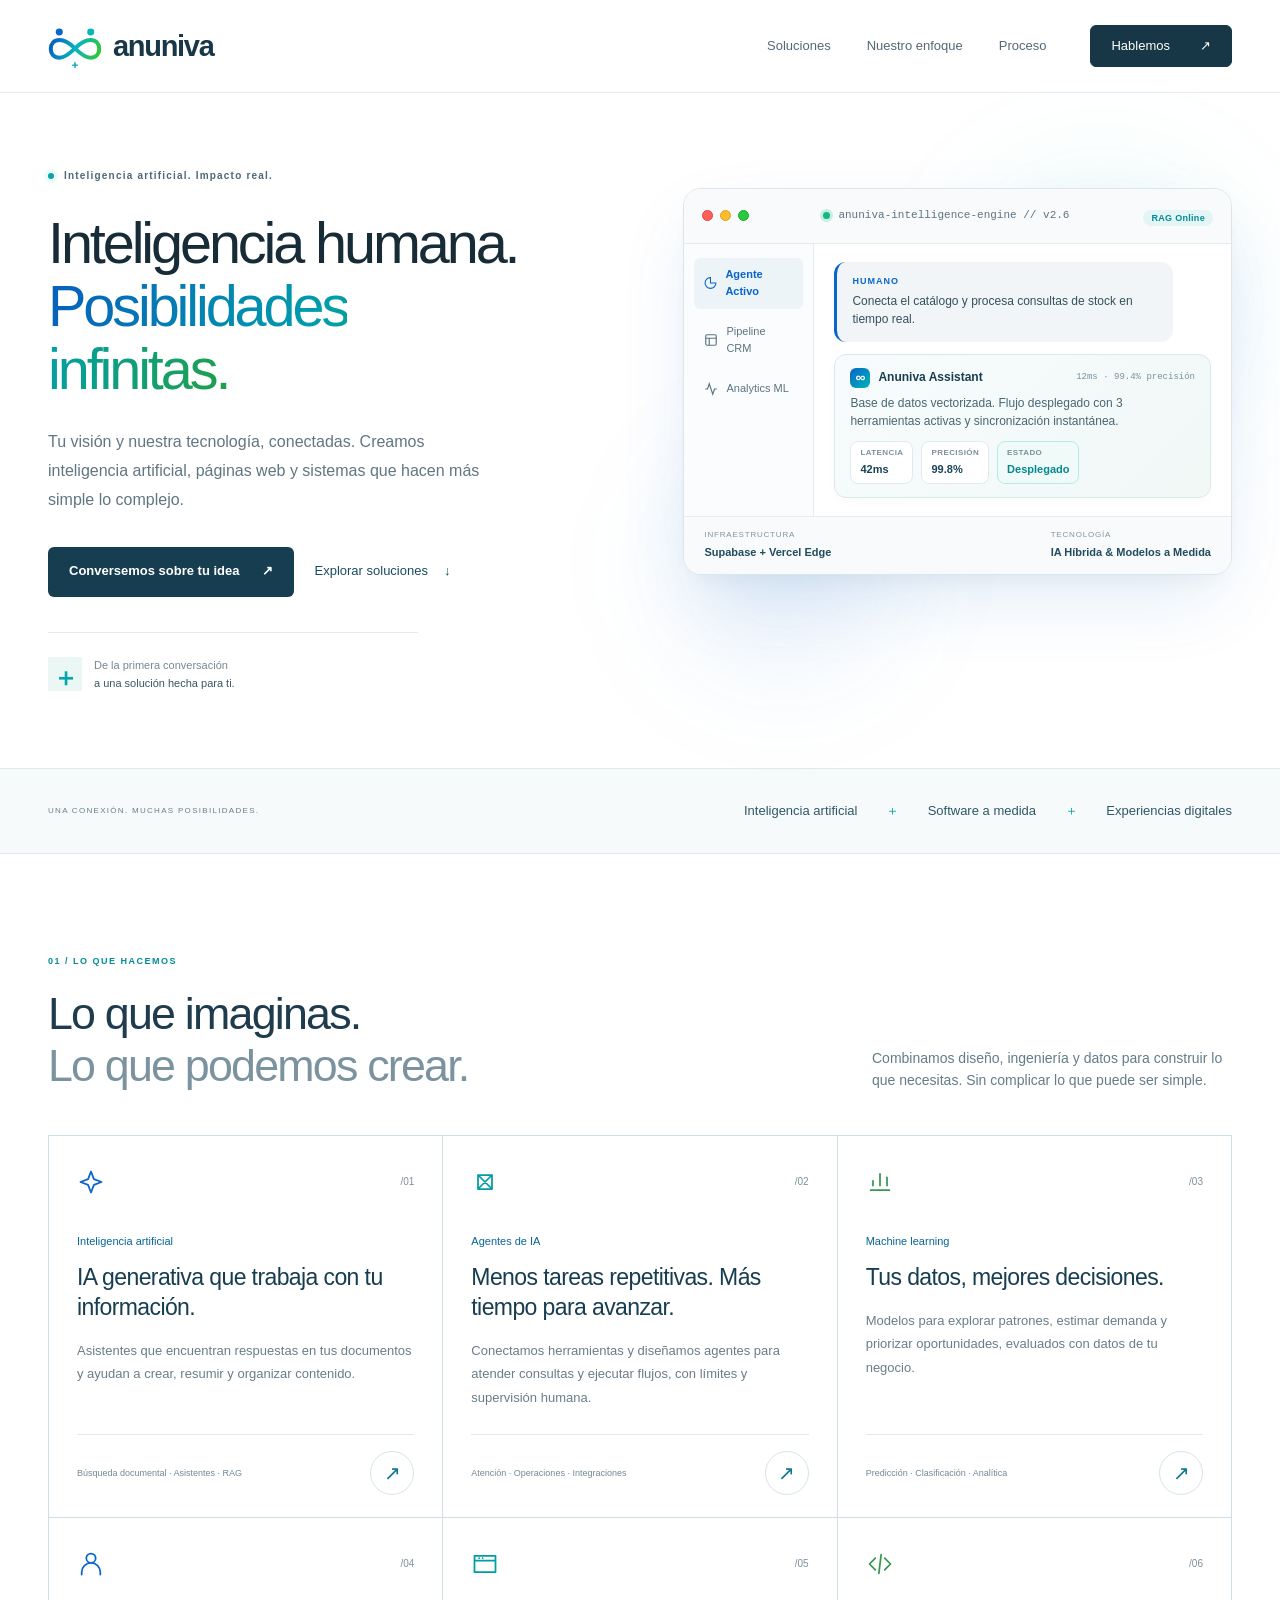
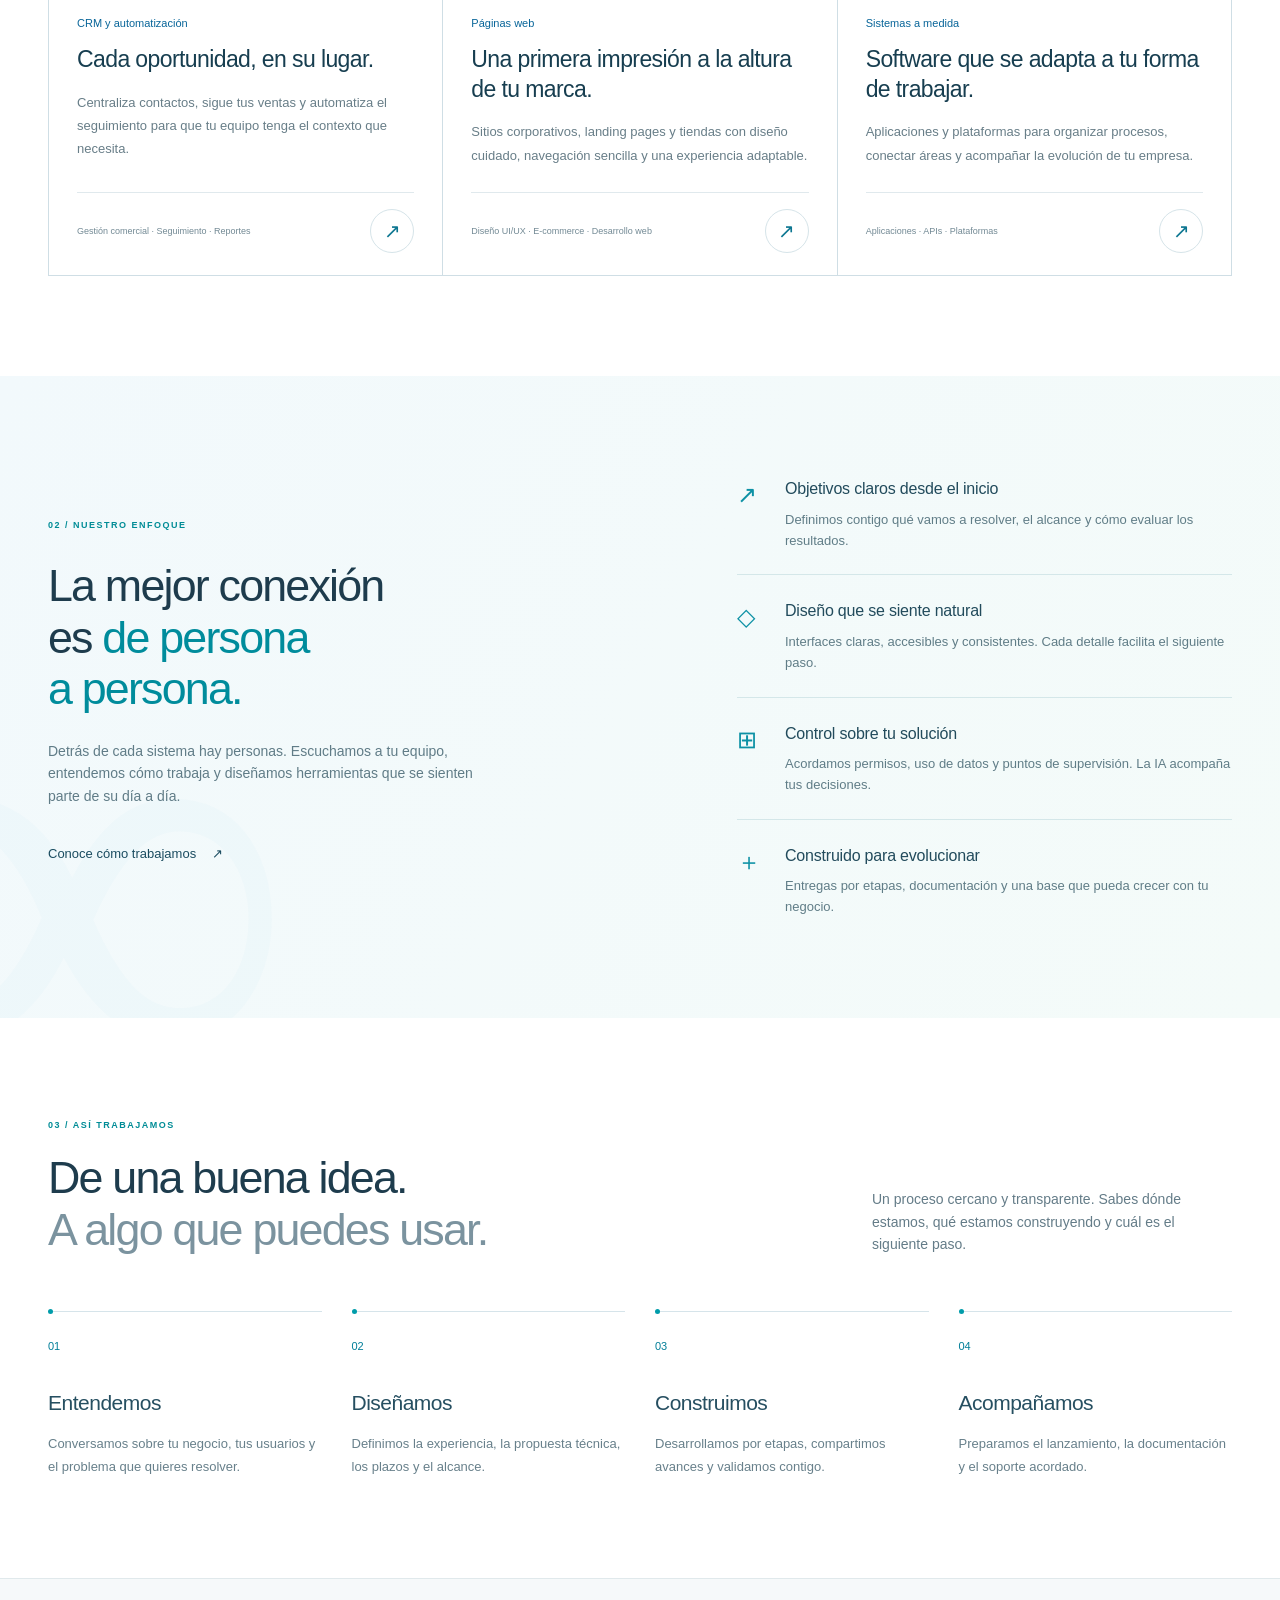
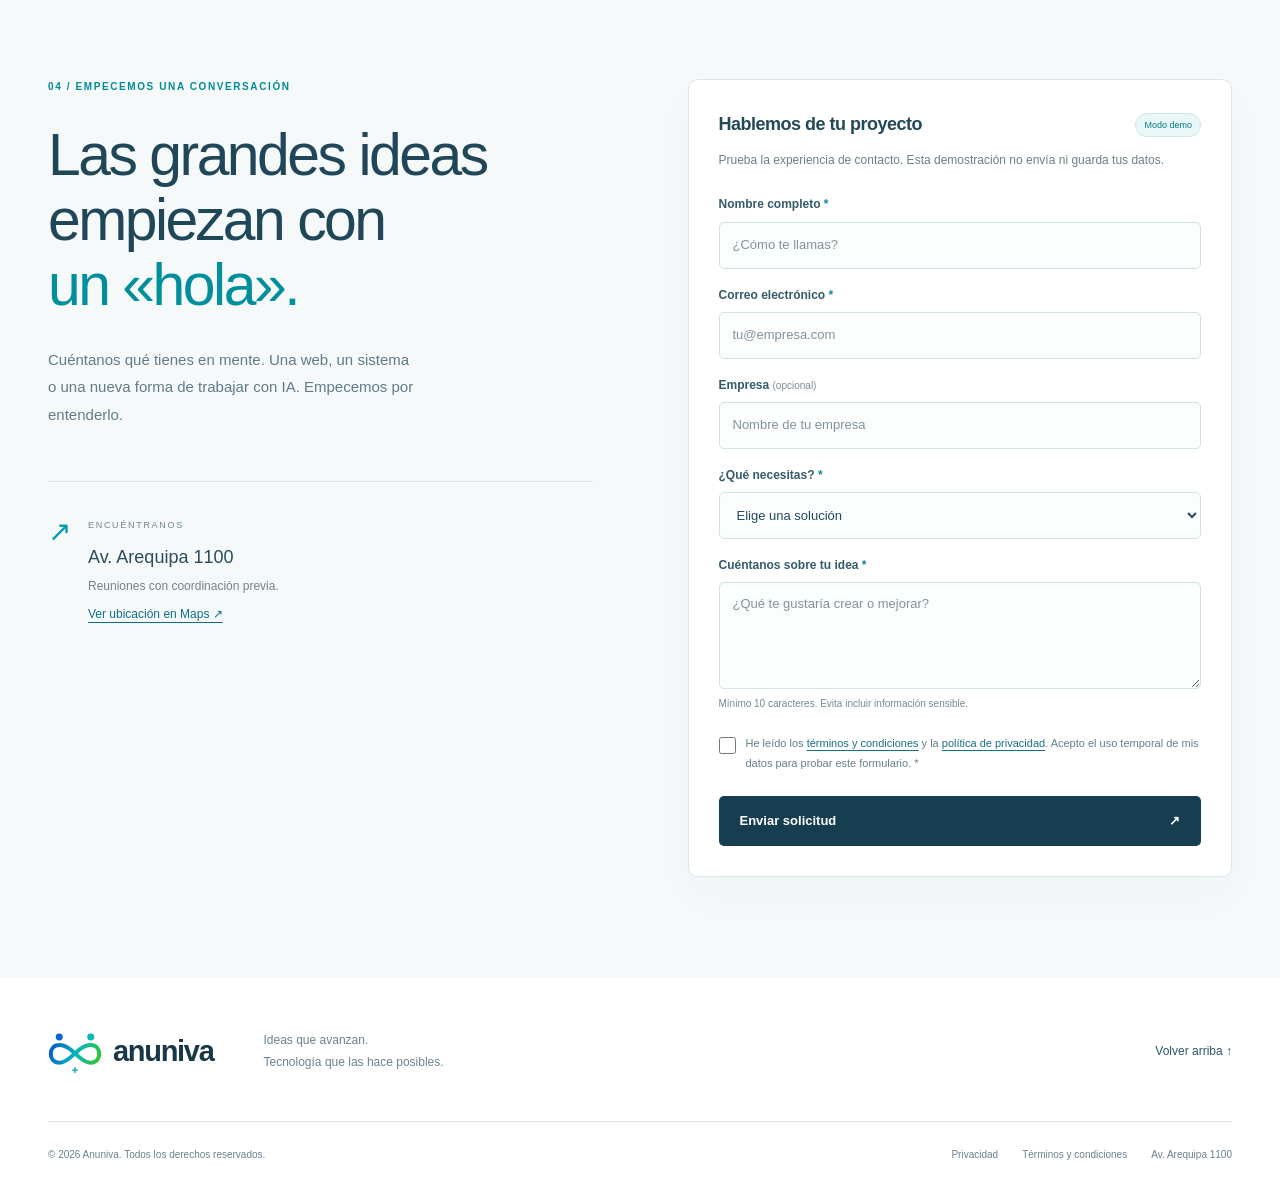
<file: index.html>
<!doctype html>
<html lang="es"><head><meta charset="utf-8"><meta name="viewport" content="width=device-width, initial-scale=1"><meta name="theme-color" content="#ffffff"><title>Anuniva — Inteligencia artificial y desarrollo de software</title><meta name="description" content="IA generativa, agentes de IA, machine learning, CRM, páginas web y sistemas a medida. Tecnología pensada para hacer avanzar tu negocio."><meta property="og:title" content="Anuniva — Tecnología con propósito"><meta property="og:description" content="Inteligencia artificial y software para transformar tu forma de trabajar."><meta property="og:type" content="website"><link rel="icon" href="favicon.svg" type="image/svg+xml"><link rel="stylesheet" href="styles.css"><script src="script.js" defer></script></head>
<body><a class="skip-link" href="#contenido">Saltar al contenido</a>
<header class="site-header"><div class="container header-inner"><a class="brand" href="#inicio" aria-label="Anuniva, inicio"><img class="brand-symbol" src="logo.svg" alt="" width="48" height="44">anuniva</a><button class="menu-toggle" aria-expanded="false" aria-controls="navigation">Menú <span aria-hidden="true">＋</span></button><nav id="navigation" aria-label="Navegación principal"><a href="#soluciones">Soluciones</a><a href="#enfoque">Nuestro enfoque</a><a href="#proceso">Proceso</a><a class="nav-cta" href="#contacto">Hablemos <span aria-hidden="true">↗</span></a></nav></div></header>
<main id="contenido"><section class="hero container" id="inicio"><div class="hero-copy"><p class="eyebrow"><span class="status-dot"></span> Inteligencia artificial. Impacto real.</p><h1>Inteligencia humana.<br><span>Posibilidades<br>infinitas.</span></h1><p class="hero-description">Tu visión y nuestra tecnología, conectadas. Creamos inteligencia artificial, páginas web y sistemas que hacen más simple lo complejo.</p><div class="hero-actions"><a class="button primary" href="#contacto">Conversemos sobre tu idea <span aria-hidden="true">↗</span></a><a class="text-link" href="#soluciones">Explorar soluciones <span aria-hidden="true">↓</span></a></div><div class="hero-note"><span class="mini-mark" aria-hidden="true">＋</span><p>De la primera conversación<br><strong>a una solución hecha para ti.</strong></p></div></div>
<div class="hero-visual" aria-label="Vista previa de plataforma Anuniva OS e Inteligencia Artificial"><div class="studio-window"><div class="window-header"><div class="window-controls"><span class="control-dot close"></span><span class="control-dot min"></span><span class="control-dot max"></span></div><div class="window-title"><span class="status-indicator-live"></span> anuniva-intelligence-engine // v2.6</div><div class="window-actions"><span class="window-badge">RAG Online</span></div></div><div class="window-body"><div class="studio-sidebar"><div class="sidebar-item active"><svg width="14" height="14" viewBox="0 0 24 24" fill="none" stroke="currentColor" stroke-width="2"><path d="M12 2a10 10 0 1 0 10 10H12V2z"/></svg> Agente Activo</div><div class="sidebar-item"><svg width="14" height="14" viewBox="0 0 24 24" fill="none" stroke="currentColor" stroke-width="2"><rect x="3" y="3" width="18" height="18" rx="2"/><path d="M3 9h18M9 21V9"/></svg> Pipeline CRM</div><div class="sidebar-item"><svg width="14" height="14" viewBox="0 0 24 24" fill="none" stroke="currentColor" stroke-width="2"><polyline points="22 12 18 12 15 21 9 3 6 12 2 12"/></svg> Analytics ML</div></div><div class="studio-main"><div class="chat-flow"><div class="chat-bubble user-prompt"><span class="prompt-tag">Humano</span><p>Conecta el catálogo y procesa consultas de stock en tiempo real.</p></div><div class="chat-bubble ai-response"><div class="response-header"><span class="ai-avatar">∞</span><strong>Anuniva Assistant</strong><span class="time-stamp">12ms · 99.4% precisión</span></div><p>Base de datos vectorizada. Flujo desplegado con 3 herramientas activas y sincronización instantánea.</p><div class="metrics-row"><div class="metric-pill"><span class="label">Latencia</span><strong>42ms</strong></div><div class="metric-pill"><span class="label">Precisión</span><strong>99.8%</strong></div><div class="metric-pill highlight"><span class="label">Estado</span><strong>Desplegado</strong></div></div></div></div></div></div><div class="window-footer"><div class="footer-stat"><span>Infraestructura</span><strong>Supabase + Vercel Edge</strong></div><div class="footer-stat"><span>Tecnología</span><strong>IA Híbrida & Modelos a Medida</strong></div></div></div><div class="ambient-glow glow-1" aria-hidden="true"></div><div class="ambient-glow glow-2" aria-hidden="true"></div></div></section>
<div class="expertise-bar"><div class="container"><span>UNA CONEXIÓN. MUCHAS POSIBILIDADES.</span><p>Inteligencia artificial <i>＋</i> Software a medida <i>＋</i> Experiencias digitales</p></div></div>
<section class="section container" id="soluciones"><div class="section-heading"><div><p class="eyebrow">01 / LO QUE HACEMOS</p><h2>Lo que imaginas.<br><span>Lo que podemos crear.</span></h2></div><p>Combinamos diseño, ingeniería y datos para construir lo que necesitas. Sin complicar lo que puede ser simple.</p></div><div class="services-grid"><article class="service-card"><div class="card-top"><span class="card-icon"><svg viewBox="0 0 24 24" fill="none" stroke="currentColor" stroke-width="1.5" stroke-linecap="round" stroke-linejoin="round" aria-hidden="true"><path d="M12 3l2.5 6.5L21 12l-6.5 2.5L12 21l-2.5-6.5L3 12l6.5-2.5Z"/></svg></span><span class="card-index">/01</span></div><p class="service-name">Inteligencia artificial</p><h3>IA generativa que trabaja con tu información.</h3><p>Asistentes que encuentran respuestas en tus documentos y ayudan a crear, resumir y organizar contenido.</p><div class="card-bottom"><span>Búsqueda documental · Asistentes · RAG</span><a href="#contacto" data-service="ia" aria-label="Consultar sobre Inteligencia artificial">↗</a></div></article><article class="service-card"><div class="card-top"><span class="card-icon"><svg viewBox="0 0 24 24" fill="none" stroke="currentColor" stroke-width="1.5" stroke-linecap="round" stroke-linejoin="round" aria-hidden="true"><path d="M6 6l12 12M18 6L6 18M6 6h12v12H6Z"/></svg></span><span class="card-index">/02</span></div><p class="service-name">Agentes de IA</p><h3>Menos tareas repetitivas. Más tiempo para avanzar.</h3><p>Conectamos herramientas y diseñamos agentes para atender consultas y ejecutar flujos, con límites y supervisión humana.</p><div class="card-bottom"><span>Atención · Operaciones · Integraciones</span><a href="#contacto" data-service="agentes" aria-label="Consultar sobre Agentes de IA">↗</a></div></article><article class="service-card"><div class="card-top"><span class="card-icon"><svg viewBox="0 0 24 24" fill="none" stroke="currentColor" stroke-width="1.5" stroke-linecap="round" stroke-linejoin="round" aria-hidden="true"><path d="M4 19h16M6 15v-4m6 4V5m6 10V8"/></svg></span><span class="card-index">/03</span></div><p class="service-name">Machine learning</p><h3>Tus datos, mejores decisiones.</h3><p>Modelos para explorar patrones, estimar demanda y priorizar oportunidades, evaluados con datos de tu negocio.</p><div class="card-bottom"><span>Predicción · Clasificación · Analítica</span><a href="#contacto" data-service="ml" aria-label="Consultar sobre Machine learning">↗</a></div></article><article class="service-card"><div class="card-top"><span class="card-icon"><svg viewBox="0 0 24 24" fill="none" stroke="currentColor" stroke-width="1.5" stroke-linecap="round" stroke-linejoin="round" aria-hidden="true"><path d="M8 7a4 4 0 1 0 8 0 4 4 0 0 0-8 0ZM4 21v-2a8 8 0 0 1 16 0v2"/></svg></span><span class="card-index">/04</span></div><p class="service-name">CRM y automatización</p><h3>Cada oportunidad, en su lugar.</h3><p>Centraliza contactos, sigue tus ventas y automatiza el seguimiento para que tu equipo tenga el contexto que necesita.</p><div class="card-bottom"><span>Gestión comercial · Seguimiento · Reportes</span><a href="#contacto" data-service="crm" aria-label="Consultar sobre CRM y automatización">↗</a></div></article><article class="service-card"><div class="card-top"><span class="card-icon"><svg viewBox="0 0 24 24" fill="none" stroke="currentColor" stroke-width="1.5" stroke-linecap="round" stroke-linejoin="round" aria-hidden="true"><path d="M3 5h18v14H3ZM3 9h18M7 7h.01M10 7h.01"/></svg></span><span class="card-index">/05</span></div><p class="service-name">Páginas web</p><h3>Una primera impresión a la altura de tu marca.</h3><p>Sitios corporativos, landing pages y tiendas con diseño cuidado, navegación sencilla y una experiencia adaptable.</p><div class="card-bottom"><span>Diseño UI/UX · E-commerce · Desarrollo web</span><a href="#contacto" data-service="web" aria-label="Consultar sobre Páginas web">↗</a></div></article><article class="service-card"><div class="card-top"><span class="card-icon"><svg viewBox="0 0 24 24" fill="none" stroke="currentColor" stroke-width="1.5" stroke-linecap="round" stroke-linejoin="round" aria-hidden="true"><path d="m8 7-5 5 5 5m8-10 5 5-5 5m-3-13-2 16"/></svg></span><span class="card-index">/06</span></div><p class="service-name">Sistemas a medida</p><h3>Software que se adapta a tu forma de trabajar.</h3><p>Aplicaciones y plataformas para organizar procesos, conectar áreas y acompañar la evolución de tu empresa.</p><div class="card-bottom"><span>Aplicaciones · APIs · Plataformas</span><a href="#contacto" data-service="sistemas" aria-label="Consultar sobre Sistemas a medida">↗</a></div></article></div></section>
<section class="approach section" id="enfoque"><div class="container approach-grid"><div><p class="eyebrow">02 / NUESTRO ENFOQUE</p><h2>La mejor conexión<br>es <span>de persona<br>a persona.</span></h2><p class="approach-description">Detrás de cada sistema hay personas. Escuchamos a tu equipo, entendemos cómo trabaja y diseñamos herramientas que se sienten parte de su día a día.</p><a class="text-link" href="#proceso">Conoce cómo trabajamos <span aria-hidden="true">↗</span></a></div><div class="principles"><article><span>↗</span><div><h3>Objetivos claros desde el inicio</h3><p>Definimos contigo qué vamos a resolver, el alcance y cómo evaluar los resultados.</p></div></article><article><span>◇</span><div><h3>Diseño que se siente natural</h3><p>Interfaces claras, accesibles y consistentes. Cada detalle facilita el siguiente paso.</p></div></article><article><span>⊞</span><div><h3>Control sobre tu solución</h3><p>Acordamos permisos, uso de datos y puntos de supervisión. La IA acompaña tus decisiones.</p></div></article><article><span>＋</span><div><h3>Construido para evolucionar</h3><p>Entregas por etapas, documentación y una base que pueda crecer con tu negocio.</p></div></article></div></div></section>
<section class="section container" id="proceso"><div class="section-heading"><div><p class="eyebrow">03 / ASÍ TRABAJAMOS</p><h2>De una buena idea.<br><span>A algo que puedes usar.</span></h2></div><p>Un proceso cercano y transparente. Sabes dónde estamos, qué estamos construyendo y cuál es el siguiente paso.</p></div><div class="process-grid"><article><span>01</span><h3>Entendemos</h3><p>Conversamos sobre tu negocio, tus usuarios y el problema que quieres resolver.</p></article><article><span>02</span><h3>Diseñamos</h3><p>Definimos la experiencia, la propuesta técnica, los plazos y el alcance.</p></article><article><span>03</span><h3>Construimos</h3><p>Desarrollamos por etapas, compartimos avances y validamos contigo.</p></article><article><span>04</span><h3>Acompañamos</h3><p>Preparamos el lanzamiento, la documentación y el soporte acordado.</p></article></div></section>
<section class="contact-section section" id="contacto"><div class="container contact-grid"><div class="contact-copy"><p class="eyebrow">04 / EMPECEMOS UNA CONVERSACIÓN</p><h2>Las grandes ideas<br>empiezan con<br><span>un «hola».</span></h2><p>Cuéntanos qué tienes en mente. Una web, un sistema o una nueva forma de trabajar con IA. Empecemos por entenderlo.</p><div class="location"><span aria-hidden="true">↗</span><div><small>ENCUÉNTRANOS</small><address>Av. Arequipa 1100</address><span>Reuniones con coordinación previa.</span><a href="https://www.google.com/maps/search/?api=1&query=Avenida+Arequipa+1100+Peru" target="_blank" rel="noopener noreferrer">Ver ubicación en Maps ↗</a></div></div></div>
<div class="form-panel"><div class="form-heading"><h3>Hablemos de tu proyecto</h3><span>Modo demo</span></div><p class="form-intro" id="demo-notice">Prueba la experiencia de contacto. Esta demostración no envía ni guarda tus datos.</p><form id="contact-form" aria-describedby="demo-notice"><div class="form-group"><label for="name">Nombre completo <span>*</span></label><input id="name" name="name" autocomplete="name" placeholder="¿Cómo te llamas?" required minlength="2" maxlength="100"></div><div class="form-group"><label for="email">Correo electrónico <span>*</span></label><input type="email" id="email" name="email" autocomplete="email" placeholder="tu@empresa.com" required maxlength="254"></div><div class="form-group"><label for="company">Empresa <span class="optional">(opcional)</span></label><input id="company" name="company" autocomplete="organization" placeholder="Nombre de tu empresa" maxlength="120"></div><div class="form-group"><label for="service">¿Qué necesitas? <span>*</span></label><select id="service" name="service" required><option value="" disabled selected>Elige una solución</option><option value="ia">Inteligencia artificial</option><option value="agentes">Agentes de IA</option><option value="ml">Machine learning</option><option value="crm">CRM y automatización</option><option value="web">Páginas web</option><option value="sistemas">Sistemas a medida</option><option value="orientacion">Me gustaría recibir orientación</option></select></div><div class="form-group"><label for="message">Cuéntanos sobre tu idea <span>*</span></label><textarea id="message" name="message" rows="4" required minlength="10" maxlength="2000" placeholder="¿Qué te gustaría crear o mejorar?"></textarea><span class="field-hint">Mínimo 10 caracteres. Evita incluir información sensible.</span></div><label class="consent"><input type="checkbox" name="consent" required><span>He leído los <a href="terminos.html" target="_blank" rel="noopener">términos y condiciones</a> y la <a href="privacidad.html" target="_blank" rel="noopener">política de privacidad</a>. Acepto el uso temporal de mis datos para probar este formulario. <span aria-hidden="true">*</span></span></label><button class="button primary submit-button" type="submit">Enviar solicitud <span aria-hidden="true">↗</span></button><p class="form-status" id="form-status" role="status" aria-live="polite" tabindex="-1"></p><noscript><p>Activa JavaScript para probar la simulación. No se realizará ningún envío.</p></noscript></form></div></div></section></main>
<footer class="site-footer"><div class="container"><div class="footer-top"><a class="brand" href="#inicio"><img class="brand-symbol" src="logo.svg" alt="" width="48" height="44">anuniva</a><p>Ideas que avanzan.<br>Tecnología que las hace posibles.</p><a class="back-top" href="#inicio">Volver arriba ↑</a></div><div class="footer-bottom"><p>© 2026 Anuniva. Todos los derechos reservados.</p><div><a href="privacidad.html">Privacidad</a><a href="terminos.html">Términos y condiciones</a><span>Av. Arequipa 1100</span></div></div></div></footer></body></html>
</file>
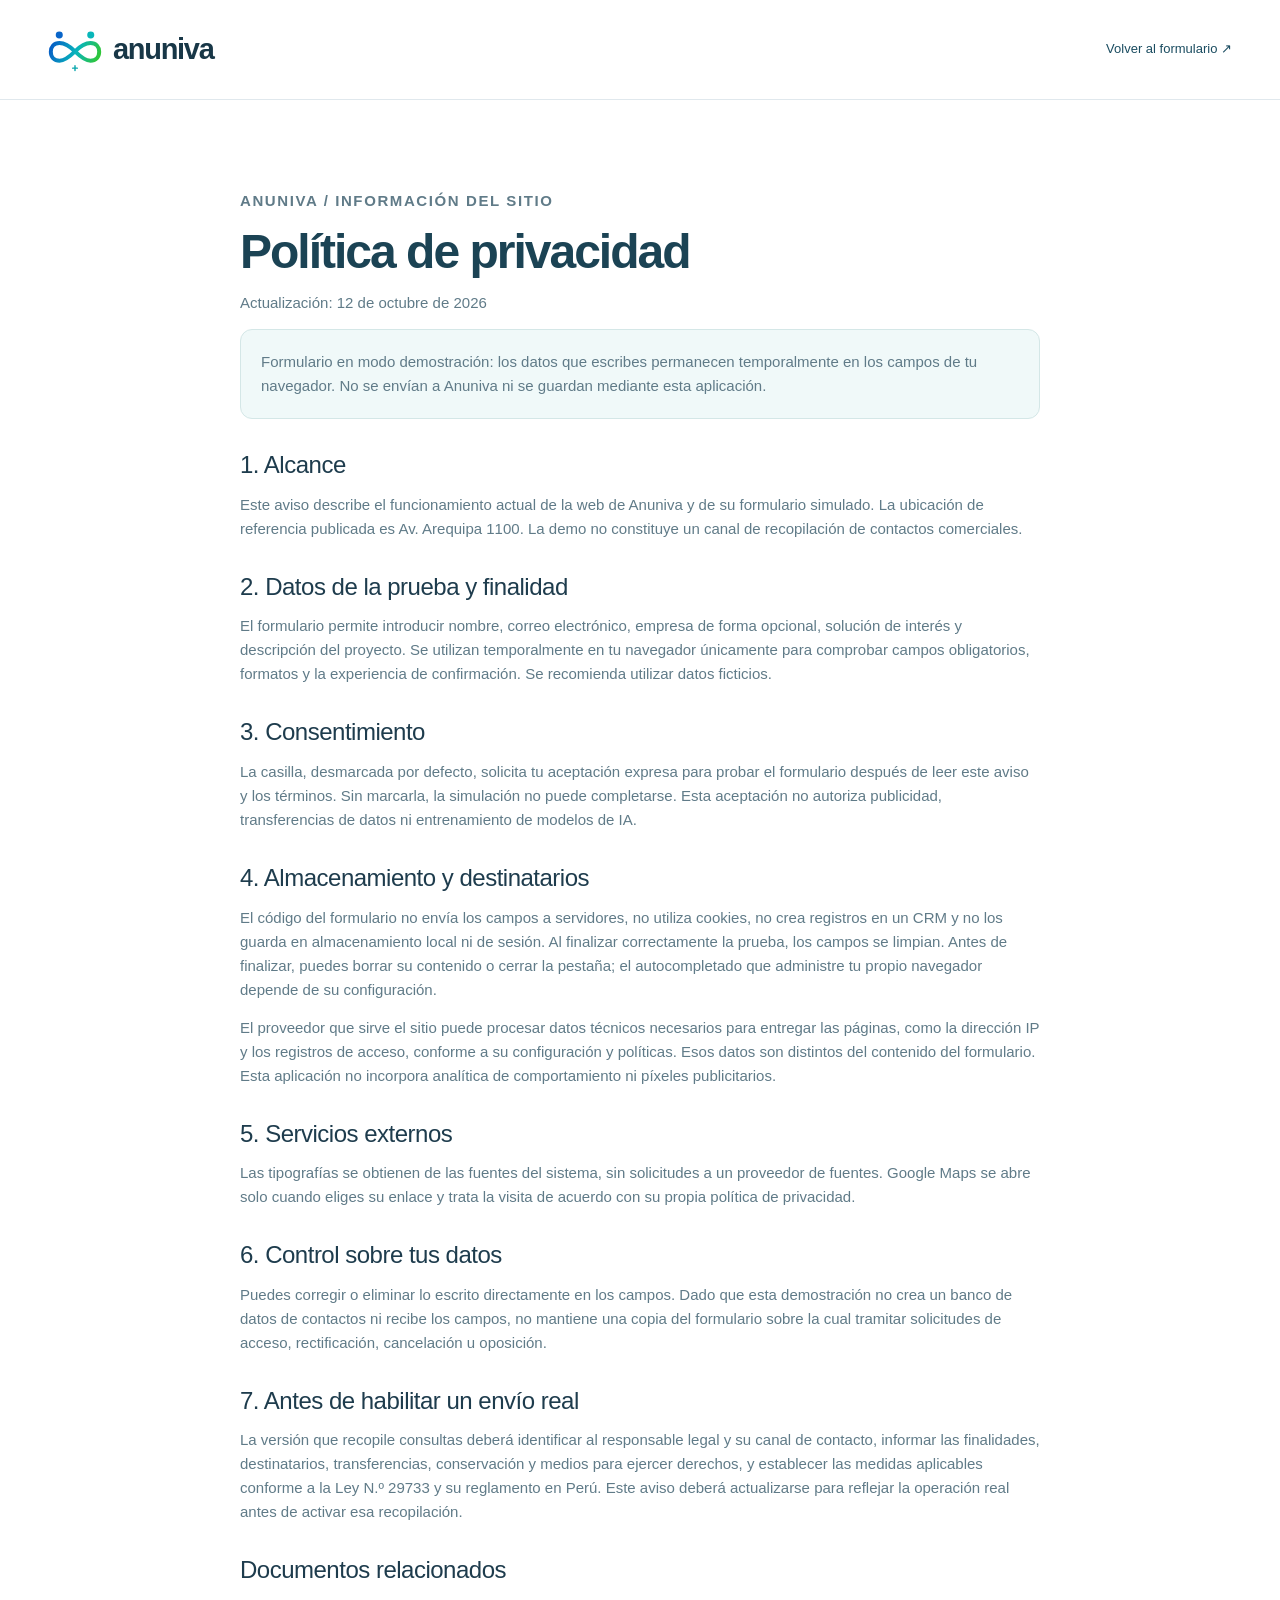
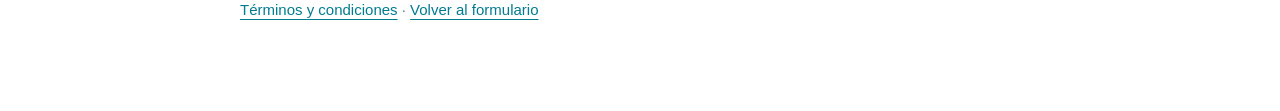
<file: privacidad.html>
<!doctype html><html lang="es"><head><meta charset="utf-8"><meta name="viewport" content="width=device-width, initial-scale=1"><meta name="description" content="Política de privacidad de la web y el formulario de demostración de Anuniva."><title>Política de privacidad — Anuniva</title><link rel="icon" href="favicon.svg" type="image/svg+xml"><link rel="stylesheet" href="styles.css"></head><body><header class="legal-header"><div class="container"><a class="brand" href="index.html"><img class="brand-symbol" src="logo.svg" alt="" width="48" height="44">anuniva</a><a class="text-link" href="index.html#contacto">Volver al formulario ↗</a></div></header><main class="container legal"><p class="eyebrow">ANUNIVA / INFORMACIÓN DEL SITIO</p><h1>Política de privacidad</h1><p>Actualización: 12 de octubre de 2026</p><p class="legal-notice">Formulario en modo demostración: los datos que escribes permanecen temporalmente en los campos de tu navegador. No se envían a Anuniva ni se guardan mediante esta aplicación.</p><h2>1. Alcance</h2><p>Este aviso describe el funcionamiento actual de la web de Anuniva y de su formulario simulado. La ubicación de referencia publicada es Av. Arequipa 1100. La demo no constituye un canal de recopilación de contactos comerciales.</p><h2>2. Datos de la prueba y finalidad</h2><p>El formulario permite introducir nombre, correo electrónico, empresa de forma opcional, solución de interés y descripción del proyecto. Se utilizan temporalmente en tu navegador únicamente para comprobar campos obligatorios, formatos y la experiencia de confirmación. Se recomienda utilizar datos ficticios.</p><h2>3. Consentimiento</h2><p>La casilla, desmarcada por defecto, solicita tu aceptación expresa para probar el formulario después de leer este aviso y los términos. Sin marcarla, la simulación no puede completarse. Esta aceptación no autoriza publicidad, transferencias de datos ni entrenamiento de modelos de IA.</p><h2>4. Almacenamiento y destinatarios</h2><p>El código del formulario no envía los campos a servidores, no utiliza cookies, no crea registros en un CRM y no los guarda en almacenamiento local ni de sesión. Al finalizar correctamente la prueba, los campos se limpian. Antes de finalizar, puedes borrar su contenido o cerrar la pestaña; el autocompletado que administre tu propio navegador depende de su configuración.</p><p>El proveedor que sirve el sitio puede procesar datos técnicos necesarios para entregar las páginas, como la dirección IP y los registros de acceso, conforme a su configuración y políticas. Esos datos son distintos del contenido del formulario. Esta aplicación no incorpora analítica de comportamiento ni píxeles publicitarios.</p><h2>5. Servicios externos</h2><p>Las tipografías se obtienen de las fuentes del sistema, sin solicitudes a un proveedor de fuentes. Google Maps se abre solo cuando eliges su enlace y trata la visita de acuerdo con su propia política de privacidad.</p><h2>6. Control sobre tus datos</h2><p>Puedes corregir o eliminar lo escrito directamente en los campos. Dado que esta demostración no crea un banco de datos de contactos ni recibe los campos, no mantiene una copia del formulario sobre la cual tramitar solicitudes de acceso, rectificación, cancelación u oposición.</p><h2>7. Antes de habilitar un envío real</h2><p>La versión que recopile consultas deberá identificar al responsable legal y su canal de contacto, informar las finalidades, destinatarios, transferencias, conservación y medios para ejercer derechos, y establecer las medidas aplicables conforme a la Ley N.º 29733 y su reglamento en Perú. Este aviso deberá actualizarse para reflejar la operación real antes de activar esa recopilación.</p><h2>Documentos relacionados</h2><p><a href="terminos.html">Términos y condiciones</a> · <a href="index.html#contacto">Volver al formulario</a></p></main></body></html>
</file>
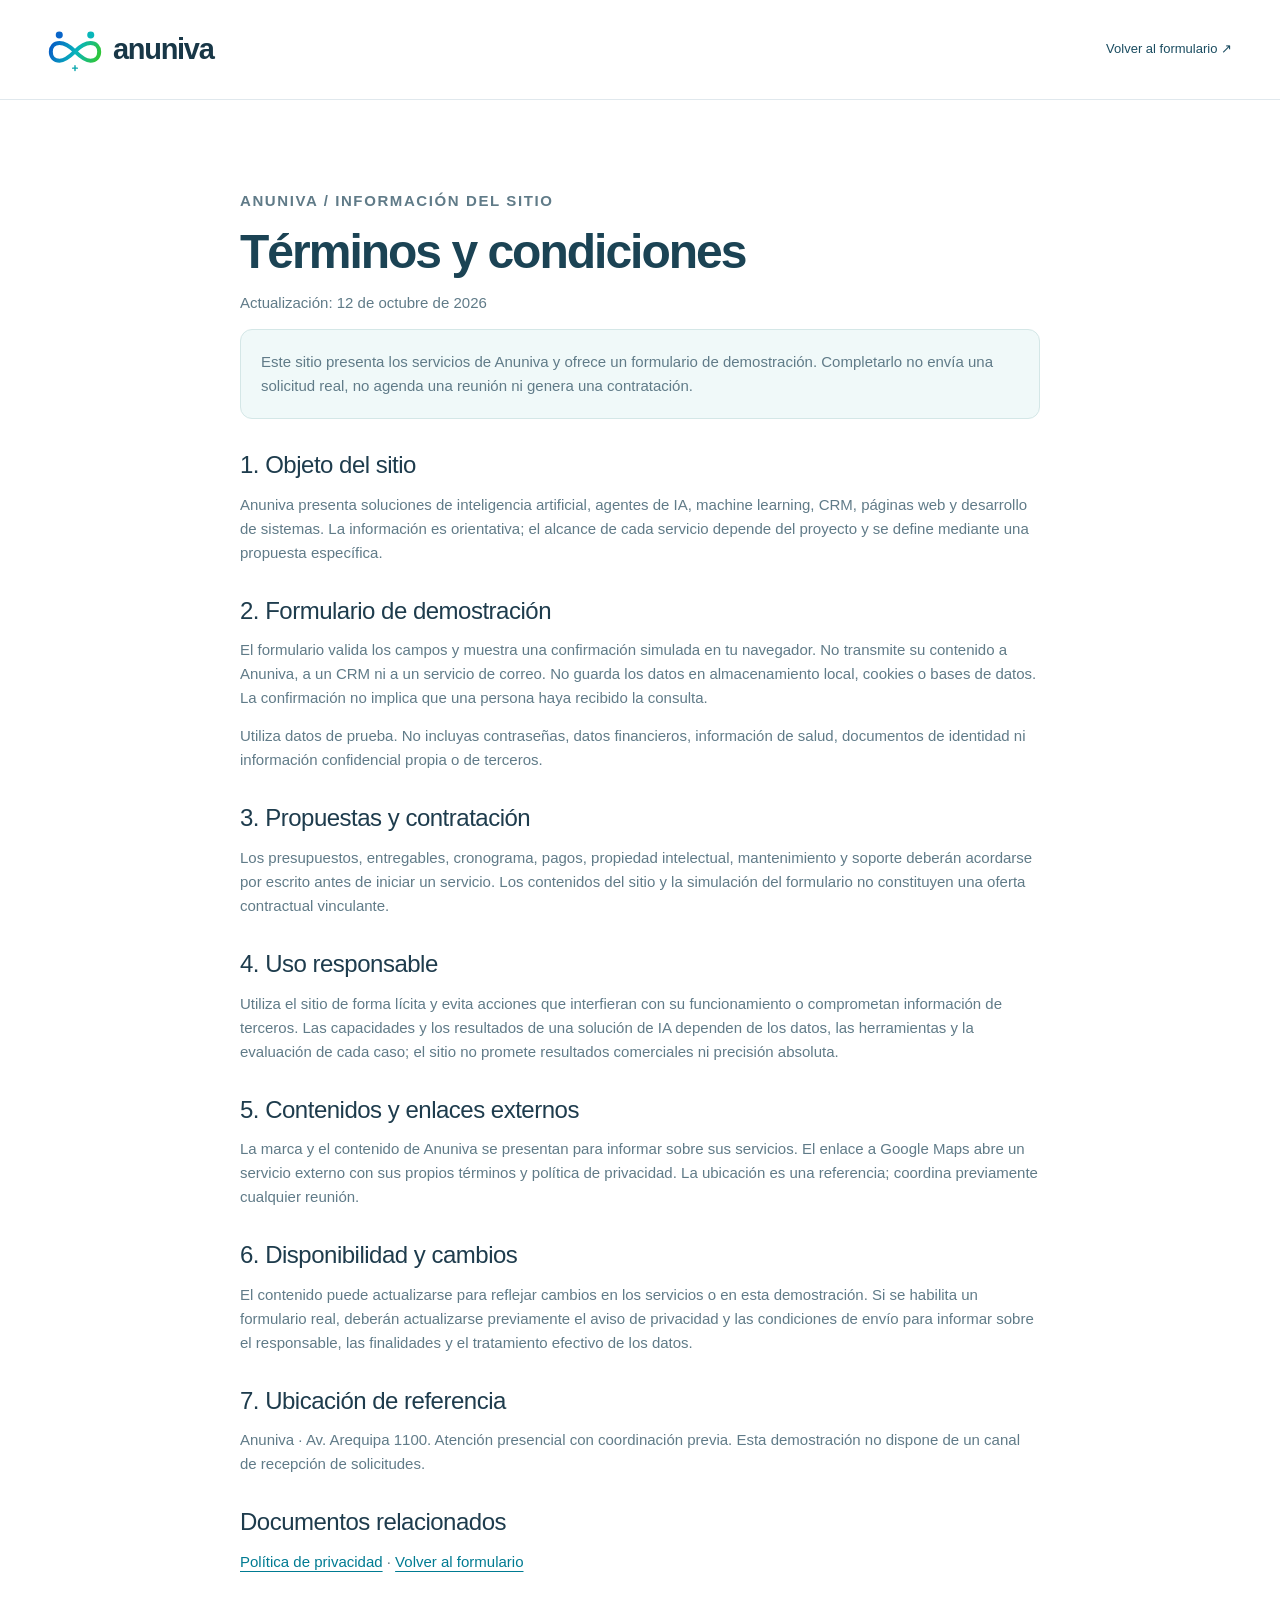
<file: terminos.html>
<!doctype html><html lang="es"><head><meta charset="utf-8"><meta name="viewport" content="width=device-width, initial-scale=1"><meta name="description" content="Términos y condiciones de la web y el formulario de demostración de Anuniva."><title>Términos y condiciones — Anuniva</title><link rel="icon" href="favicon.svg" type="image/svg+xml"><link rel="stylesheet" href="styles.css"></head><body><header class="legal-header"><div class="container"><a class="brand" href="index.html"><img class="brand-symbol" src="logo.svg" alt="" width="48" height="44">anuniva</a><a class="text-link" href="index.html#contacto">Volver al formulario ↗</a></div></header><main class="container legal"><p class="eyebrow">ANUNIVA / INFORMACIÓN DEL SITIO</p><h1>Términos y condiciones</h1><p>Actualización: 12 de octubre de 2026</p><p class="legal-notice">Este sitio presenta los servicios de Anuniva y ofrece un formulario de demostración. Completarlo no envía una solicitud real, no agenda una reunión ni genera una contratación.</p><h2>1. Objeto del sitio</h2><p>Anuniva presenta soluciones de inteligencia artificial, agentes de IA, machine learning, CRM, páginas web y desarrollo de sistemas. La información es orientativa; el alcance de cada servicio depende del proyecto y se define mediante una propuesta específica.</p><h2>2. Formulario de demostración</h2><p>El formulario valida los campos y muestra una confirmación simulada en tu navegador. No transmite su contenido a Anuniva, a un CRM ni a un servicio de correo. No guarda los datos en almacenamiento local, cookies o bases de datos. La confirmación no implica que una persona haya recibido la consulta.</p><p>Utiliza datos de prueba. No incluyas contraseñas, datos financieros, información de salud, documentos de identidad ni información confidencial propia o de terceros.</p><h2>3. Propuestas y contratación</h2><p>Los presupuestos, entregables, cronograma, pagos, propiedad intelectual, mantenimiento y soporte deberán acordarse por escrito antes de iniciar un servicio. Los contenidos del sitio y la simulación del formulario no constituyen una oferta contractual vinculante.</p><h2>4. Uso responsable</h2><p>Utiliza el sitio de forma lícita y evita acciones que interfieran con su funcionamiento o comprometan información de terceros. Las capacidades y los resultados de una solución de IA dependen de los datos, las herramientas y la evaluación de cada caso; el sitio no promete resultados comerciales ni precisión absoluta.</p><h2>5. Contenidos y enlaces externos</h2><p>La marca y el contenido de Anuniva se presentan para informar sobre sus servicios. El enlace a Google Maps abre un servicio externo con sus propios términos y política de privacidad. La ubicación es una referencia; coordina previamente cualquier reunión.</p><h2>6. Disponibilidad y cambios</h2><p>El contenido puede actualizarse para reflejar cambios en los servicios o en esta demostración. Si se habilita un formulario real, deberán actualizarse previamente el aviso de privacidad y las condiciones de envío para informar sobre el responsable, las finalidades y el tratamiento efectivo de los datos.</p><h2>7. Ubicación de referencia</h2><p>Anuniva · Av. Arequipa 1100. Atención presencial con coordinación previa. Esta demostración no dispone de un canal de recepción de solicitudes.</p><h2>Documentos relacionados</h2><p><a href="privacidad.html">Política de privacidad</a> · <a href="index.html#contacto">Volver al formulario</a></p></main></body></html>
</file>
<file: styles.css>
:root{color-scheme:dark;--bg:#101113;--surface:#181a1d;--text:#f4f5f6;--muted:#a4a8b0;--line:#303237;--accent:#b6f38c;--font:-apple-system,BlinkMacSystemFont,"Segoe UI",Helvetica,Arial,sans-serif}*{box-sizing:border-box;margin:0;padding:0}html{scroll-behavior:smooth;scroll-padding-top:100px}body{background:var(--bg);color:var(--text);font-family:var(--font);line-height:1.6;-webkit-font-smoothing:antialiased}a{color:inherit;text-decoration:none}button,input,textarea,select{font:inherit}button,a,input,select,textarea{-webkit-tap-highlight-color:transparent}a,button{touch-action:manipulation}a:focus-visible,button:focus-visible,input:focus-visible,select:focus-visible,textarea:focus-visible{outline:3px solid var(--accent);outline-offset:5px}::selection{background:var(--accent);color:var(--bg)}.container{width:min(1200px,calc(100% - 96px));margin:auto}.skip-link{position:fixed;top:12px;left:12px;z-index:200;transform:translateY(-160%);padding:12px 20px;background:var(--accent);color:var(--bg);border-radius:10px}.skip-link:focus{transform:none}.site-header{position:sticky;top:0;z-index:100;background:rgba(16,17,19,.92);backdrop-filter:blur(18px);border-bottom:1px solid var(--line)}.header-inner{min-height:88px;display:flex;align-items:center;justify-content:space-between}.brand{display:inline-flex;align-items:center;font-size:28px;letter-spacing:-1.5px;font-weight:650;line-height:1}.brand-mark{width:35px;height:35px;background:var(--accent);color:#141715;border-radius:11px;display:inline-flex;align-items:center;justify-content:center;letter-spacing:-3px;font-size:35px;font-weight:700;margin-right:12px;padding-bottom:5px}.brand-mark>span{font-size:16px;align-self:flex-start;padding-top:8px}.brand-period{color:var(--accent)}nav{display:flex;align-items:center;gap:34px;font-size:13px;color:#c1c4ca}nav a{padding:12px 0}nav a:hover,.text-link:hover{color:var(--accent)}nav .nav-cta{border:1px solid #55595e;color:var(--text);padding:10px 20px;border-radius:30px;margin-left:8px;display:flex;gap:26px}.menu-toggle{display:none}.hero{display:grid;grid-template-columns:1.12fr 1fr;gap:52px;align-items:center;padding-top:86px;padding-bottom:78px}.eyebrow{font-size:11px;letter-spacing:1.6px;font-weight:600;color:var(--accent);margin-bottom:28px;display:flex;align-items:center;gap:10px}.status-dot{width:6px;height:6px;background:var(--accent);border-radius:50%;box-shadow:0 0 0 4px #b6f38c12}h1{font-size:clamp(52px,5.4vw,78px);line-height:1.045;letter-spacing:-4px;font-weight:550}h1>span{color:var(--accent)}.hero-description{font-size:16px;line-height:1.8;color:var(--muted);max-width:455px;margin-top:28px}.hero-actions{display:flex;align-items:center;gap:24px;margin-top:32px;flex-wrap:wrap}.button{display:inline-flex;align-items:center;justify-content:center;gap:22px;min-height:50px;padding:13px 21px;border:0;border-radius:9px;font-size:13px;font-weight:650;cursor:pointer;transition:background .2s,transform .2s}.primary{background:var(--accent);color:#142015}.primary:hover{background:#c9ffa5;transform:translateY(-2px)}.text-link{display:inline-flex;align-items:center;gap:16px;font-size:13px;font-weight:500;min-height:44px}.hero-note{display:flex;align-items:center;gap:12px;margin-top:44px}.mini-mark{width:34px;height:34px;display:grid;place-items:center;border:1px solid #3e443d;border-radius:50%;color:var(--accent);font-weight:700;font-size:19px}.hero-note p{font-size:11px;line-height:1.7;color:var(--muted)}.hero-note strong{font-weight:400;color:#d9dce0}.hero-visual{position:relative;height:480px;border:1px solid #373e34;border-radius:24px;background:radial-gradient(ellipse at 50% 42%,#b6f38c1c,transparent 62%),linear-gradient(145deg,#1c211b,#121514 70%);overflow:hidden;isolation:isolate}.visual-grid{position:absolute;inset:0;background-image:linear-gradient(#b6f38c08 1px,transparent 1px),linear-gradient(90deg,#b6f38c08 1px,transparent 1px);background-size:38px 38px;mask-image:radial-gradient(ellipse,black,transparent 75%)}.visual-top,.visual-bottom{position:absolute;left:24px;right:24px;display:flex;justify-content:space-between;align-items:center;font-size:8px;letter-spacing:1.1px;color:#adb7a6}.visual-top{top:25px}.visual-bottom{bottom:22px;font-size:7px;letter-spacing:.7px;color:#84917d}.visual-dot{width:5px;height:5px;border-radius:50%;background:var(--accent)}.orbit{position:absolute;border:1px solid #b6f38c1c;left:50%;top:46%;border-radius:50%;transform:translate(-50%,-50%) rotate(-24deg)}.orbit-one{width:360px;height:220px}.orbit-two{width:280px;height:320px;transform:translate(-50%,-50%) rotate(40deg)}.intelligence-core{position:absolute;width:152px;height:152px;left:50%;top:46%;transform:translate(-50%,-50%) rotate(-12deg);border-radius:38px;background:linear-gradient(140deg,#d2ffb0,#8fce61);box-shadow:inset 1px 2px 2px #fff9,8px 12px 0 #55703e,0 22px 60px #9be57628;display:grid;place-items:center}.core-glyph{font-size:130px;font-weight:650;color:#1f3020;line-height:1;letter-spacing:-14px;transform:translate(-5px,-8px)}.core-glyph>span{font-size:45px;position:absolute;top:13px;right:-18px}.float-card{position:absolute;display:flex;align-items:center;gap:10px;background:#242a23eF;border:1px solid #4c5846;border-radius:13px;padding:15px;box-shadow:0 12px 32px #0003}.data-card{left:22px;top:98px;transform:rotate(-5deg)}.agent-card{right:18px;top:265px;transform:rotate(5deg)}.node-icon{width:32px;height:32px;border:1px solid #626e58;border-radius:8px;color:var(--accent);display:grid;place-items:center}.node-icon svg{width:20px;height:20px}.float-card small{font-size:6px;letter-spacing:1px;display:block;color:#bdc7b7}.float-card strong{display:block;font-size:13px;font-weight:500;margin-top:3px}.node-light{width:4px;height:4px;background:var(--accent);border-radius:50%;margin-left:8px}.result-card{position:absolute;bottom:57px;left:24px;right:24px;padding:17px;background:#20251f;border:1px solid #3d4936;border-radius:12px;display:flex;align-items:center;gap:12px}.result-check{width:28px;height:28px;display:grid;place-items:center;border-radius:50%;background:#b6f38c20;color:var(--accent)}.result-card strong{font-size:12px;font-weight:500}.result-card p{font-size:10px;color:#a2ac9c}.result-card>span:last-child{margin-left:auto;color:var(--accent)}.expertise-bar{border-block:1px solid var(--line)}.expertise-bar>.container{display:flex;align-items:center;justify-content:space-between;gap:24px;min-height:90px}.expertise-bar span{font-size:9px;letter-spacing:1.5px;color:#959aa2}.expertise-bar p{font-size:14px;color:#d8dbe0}.expertise-bar i{font-style:normal;color:var(--accent);margin:0 25px}.section{padding-block:100px}.section-heading{display:grid;grid-template-columns:1.4fr 1fr;gap:80px;align-items:end;margin-bottom:44px}.section-heading .eyebrow{margin-bottom:20px}h2{font-size:clamp(34px,3.5vw,49px);line-height:1.15;letter-spacing:-1.9px;font-weight:500}h2 span{color:#92989f}.section-heading>p{font-size:14px;color:var(--muted);max-width:360px;justify-self:end}.services-grid{display:grid;grid-template-columns:repeat(3,1fr);gap:16px}.service-card{padding:28px 26px 20px;border:1px solid var(--line);border-radius:16px;background:linear-gradient(145deg,#1c1e21,#17191c);display:flex;flex-direction:column;transition:border-color .2s}.service-card:hover{border-color:#727f66}.card-top{display:flex;align-items:center;justify-content:space-between;margin-bottom:30px}.card-icon{display:grid;place-items:center;width:40px;height:40px;background:#b6f38c0d;border:1px solid #b6f38c25;border-radius:10px;color:var(--accent)}.card-icon svg{height:22px;width:22px}.card-index{font-size:10px;color:#969ba4}.service-name{font-size:11px;color:var(--accent);margin-bottom:12px}.service-card h3{font-size:23px;letter-spacing:-.6px;font-weight:500;line-height:1.3;margin-bottom:16px}.service-card>p:not(.service-name){color:var(--muted);font-size:13px;line-height:1.8;margin-bottom:25px}.card-bottom{margin-top:auto;display:flex;gap:10px;align-items:center;justify-content:space-between;border-top:1px solid var(--line);padding-top:16px}.card-bottom>span{font-size:9px;color:#adb2ba}.card-bottom a{display:grid;place-items:center;min-width:44px;min-height:44px;border-radius:50%;background:#292d29;color:var(--accent);font-size:20px}.card-bottom a:hover{background:var(--accent);color:#101113}.approach{background:#191c18;border-block:1px solid #30372c}.approach-grid{display:grid;grid-template-columns:1.2fr 1fr;gap:95px;align-items:center}.approach h2 span{color:#b5c3aa}.approach-description{max-width:440px;font-size:14px;color:#a8b1a3;margin-block:25px}.principles article{display:flex;gap:20px;padding:23px 0;border-bottom:1px solid #363d32}.principles article:first-child{padding-top:0}.principles article:last-child{border:0;padding-bottom:0}.principles article>span{font-size:24px;color:var(--accent);width:28px;flex-shrink:0}.principles h3{font-size:16px;font-weight:500;margin-bottom:8px;letter-spacing:-.2px}.principles p{color:#a8b1a3;font-size:13px}.process-grid{display:grid;grid-template-columns:repeat(4,1fr);gap:30px;margin-top:56px}.process-grid article{border-top:1px solid #474b50;padding-top:20px}.process-grid article>span{font-size:11px;color:var(--accent)}.process-grid h3{font-size:21px;font-weight:500;margin:28px 0 12px;letter-spacing:-.5px}.process-grid p{color:var(--muted);font-size:13px;line-height:1.8}.contact-section{background:#f0f1ec;color:#171b16}.contact-grid{display:grid;grid-template-columns:1fr 1fr;gap:95px}.contact-copy .eyebrow{color:#4d653b;font-size:10px}.contact-copy h2{font-size:clamp(42px,4.6vw,64px);letter-spacing:-2.5px;line-height:1.1}.contact-copy h2 span{color:#658245}.contact-copy>p:not(.eyebrow){font-size:15px;line-height:1.85;color:#60665d;max-width:370px;margin-top:28px}.location{display:flex;gap:17px;margin-top:52px;border-top:1px solid #cdd1c7;padding-top:28px}.location>span{font-size:28px;color:#658245}.location small{font-size:9px;letter-spacing:1.7px;color:#676d63}.location address{font-style:normal;font-size:18px;font-weight:500;margin-top:8px}.location div>span{font-size:12px;color:#666e60;display:block;margin-top:5px}.location a{display:block;font-size:12px;text-decoration:underline;text-underline-offset:4px;margin-top:9px;min-height:44px}.form-panel{background:#fff;border:1px solid #e1e4dc;border-radius:18px;padding:30px;box-shadow:0 16px 40px #20291706;color-scheme:light}.form-heading{display:flex;justify-content:space-between;gap:10px;align-items:center}.form-heading h3{font-size:18px;font-weight:600;letter-spacing:-.5px}.form-heading>span{font-size:9px;background:#edf4e8;color:#42682c;border:1px solid #dce8d3;padding:4px 8px;border-radius:20px;white-space:nowrap}.form-intro{font-size:12px;color:#6b7267;margin:12px 0 25px}.form-group{display:flex;flex-direction:column;gap:7px;margin-bottom:17px}.form-group label{font-size:12px;font-weight:550}.form-group label>span{color:#5a6c4e}.form-group label .optional{font-weight:400;color:#777e72;font-size:10px}input,textarea,select{width:100%;min-height:47px;border:1px solid #d9ddd4;border-radius:7px;padding:11px 13px;background:#fbfcfa;color:#20261b;font-size:13px}input::placeholder,textarea::placeholder{color:#7d8477}textarea{resize:vertical;min-height:105px}select{cursor:pointer}.field-hint{font-size:10px;color:#747c6b}.consent{display:flex;align-items:flex-start;gap:10px;font-size:11px;color:#646c5b;line-height:1.8;cursor:pointer;margin:22px 0}.consent input{width:17px;height:17px;min-height:17px;flex-shrink:0;margin-top:3px;accent-color:#4f702f}.consent a{text-decoration:underline;text-underline-offset:3px;color:#384e25}.submit-button{width:100%;background:#1b2417;color:#f0f6eb;justify-content:space-between}.submit-button:hover{background:#34492a}.submit-button:disabled{cursor:wait;opacity:.7;transform:none}.form-status:empty{display:none}.form-status{margin-top:17px;padding:14px;background:#edf5e7;border:1px solid #cbdcbd;color:#335423;border-radius:9px;font-size:12px;line-height:1.8}.contact-section :focus-visible{outline-color:#557a36}.site-footer{padding:50px 0 28px}.footer-top{display:flex;align-items:center;gap:50px;padding-bottom:45px}.footer-top>p{font-size:12px;color:var(--muted);line-height:1.8}.back-top{margin-left:auto;font-size:12px;min-height:44px;display:flex;align-items:center}.footer-bottom{border-top:1px solid var(--line);padding-top:25px;display:flex;justify-content:space-between;gap:25px;font-size:10px;color:#a2a8af}.footer-bottom>div{display:flex;gap:24px;align-items:center;flex-wrap:wrap}.footer-bottom a:hover{color:var(--accent)}.legal{max-width:800px;padding-block:75px}.legal h1{font-size:48px;letter-spacing:-2px}.legal h2{font-size:24px;letter-spacing:-.5px;margin:32px 0 12px}.legal p,.legal li{font-size:15px;color:#b9bfc5;margin:14px 0}.legal ul{padding-left:24px}.legal a{text-decoration:underline;text-underline-offset:4px;color:var(--accent)}.legal .legal-notice{padding:20px;border:1px solid #46533c;border-radius:12px;background:#1a2117}.legal-header{border-bottom:1px solid var(--line);padding:25px 0}.legal-header>.container{display:flex;align-items:center;justify-content:space-between}
@media(min-width:1500px){.hero{padding-block:105px}}@media(max-width:1100px){.container{width:calc(100% - 64px)}.hero{gap:28px}h1{font-size:59px;letter-spacing:-3px}.hero-visual{height:460px}.hero-actions{gap:12px}.hero-actions .button{font-size:12px}.approach-grid,.contact-grid{gap:45px}.service-card{padding:23px 20px 18px}.service-card h3{font-size:21px}.expertise-bar i{margin:0 12px}.visual-bottom{font-size:6px}}
@media(max-width:850px){.header-inner{min-height:76px}nav{gap:20px;font-size:12px}.hero{grid-template-columns:1fr 1fr;gap:20px;padding-block:60px}.hero h1{font-size:48px;letter-spacing:-2.5px}.hero-description{font-size:14px}.hero-visual{height:420px}.intelligence-core{width:120px;height:120px;border-radius:30px}.core-glyph{font-size:102px}.core-glyph>span{font-size:36px}.data-card{left:13px;top:90px}.agent-card{right:13px;top:228px}.float-card{padding:12px}.visual-top{font-size:6px}.services-grid{grid-template-columns:repeat(2,1fr)}.section{padding-block:75px}.section-heading{gap:35px}.expertise-bar>.container{flex-direction:column;align-items:flex-start;justify-content:center;gap:8px;padding-block:20px}.approach-grid{grid-template-columns:1fr;gap:45px}.principles{display:grid;grid-template-columns:1fr 1fr;gap:30px}.principles article{padding:0;border:0}.contact-grid{gap:30px}.form-panel{padding:23px}.form-heading{align-items:flex-start}.form-heading h3{font-size:16px}.contact-copy h2{font-size:45px}.footer-bottom{flex-direction:column;gap:15px}.process-grid{gap:20px}}
@media(max-width:620px){.container{width:calc(100% - 40px)}html{scroll-padding-top:90px}.header-inner{min-height:72px}.brand{font-size:25px}.brand-mark{width:32px;height:32px;font-size:31px}.menu-toggle{display:flex;align-items:center;gap:12px;min-height:44px;border:1px solid #464b43;background:transparent;color:var(--text);border-radius:24px;padding:0 16px;font-size:12px}.menu-toggle span{color:var(--accent)}nav{display:none;position:absolute;top:72px;left:0;right:0;padding:20px;background:#181b17;border-bottom:1px solid #424a3b;flex-direction:column;gap:8px;align-items:stretch}nav.is-open{display:flex}nav a{min-height:44px;padding:12px}nav .nav-cta{margin:0;justify-content:space-between}.hero{grid-template-columns:1fr;padding-block:45px;gap:36px}.hero .eyebrow{font-size:9px;letter-spacing:1.1px;margin-bottom:24px}.hero h1{font-size:clamp(46px,11.7vw,66px);letter-spacing:-2.5px}.hero-description{font-size:15px;max-width:100%;margin-top:24px}.hero-actions{gap:14px;margin-top:24px}.hero-actions .button{font-size:12px}.hero-note{margin-top:25px}.hero-visual{height:400px;max-width:470px;width:100%;margin:auto;border-radius:18px}.visual-top{font-size:7px}.data-card{left:24px;top:80px}.agent-card{right:20px;top:220px}.result-card{bottom:50px}.visual-bottom{font-size:6px}.expertise-bar p{font-size:11px}.expertise-bar i{margin:0 5px}.section{padding-block:60px}.section-heading{grid-template-columns:1fr;gap:20px;margin-bottom:30px}.section-heading>p{justify-self:start;max-width:100%;font-size:13px}.eyebrow{font-size:9px;letter-spacing:1.3px;margin-bottom:22px}h2{font-size:34px;letter-spacing:-1.5px}.services-grid{grid-template-columns:1fr;gap:14px}.service-card{padding:24px}.card-top{margin-bottom:20px}.service-card h3{font-size:24px;max-width:320px}.service-card>p:not(.service-name){font-size:14px}.card-bottom>span{font-size:10px}.principles{grid-template-columns:1fr;gap:28px}.process-grid{grid-template-columns:1fr 1fr;gap:32px 22px;margin-top:35px}.process-grid h3{font-size:20px;margin-top:18px}.process-grid p{font-size:12px}.contact-grid{grid-template-columns:1fr;gap:35px}.contact-copy h2{font-size:48px}.contact-copy>p:not(.eyebrow){max-width:100%;font-size:14px}.location{margin-top:30px;padding-top:22px}.form-panel{padding:24px 20px}.form-group label{font-size:13px}input,select,textarea{font-size:16px}.field-hint{font-size:11px}.consent{font-size:12px}.form-heading h3{font-size:17px}.form-intro{font-size:12px}.footer-top{flex-wrap:wrap;gap:24px;padding-bottom:30px}.footer-top>p{width:calc(100% - 150px);font-size:10px;margin-left:auto}.back-top{margin-left:0}.footer-bottom{font-size:10px}.footer-bottom>div{gap:18px}.legal{padding-block:45px}.legal h1{font-size:36px}.legal-header .text-link{font-size:11px}.legal p,.legal li{font-size:14px}}
@media(prefers-reduced-motion:reduce){html{scroll-behavior:auto}*,*::before,*::after{transition:none!important;animation:none!important}}

/* Anuniva / white identity — people + technology, connected. */
:root{color-scheme:light;--bg:#fff;--surface:#f7f9fa;--text:#172c37;--muted:#657780;--line:#dce5e9;--accent:#0863bb;--brand-blue:#0965c9;--brand-teal:#009b9e;--brand-green:#2bbb40}
body{background:#fff;color:var(--text)}::selection{background:#bcebe9;color:#123747}.site-header{background:rgba(255,255,255,.94);border-color:#e5ecef}.header-inner{min-height:92px}.brand{font-size:29px;font-weight:650;letter-spacing:-1.3px;color:#183747}.brand-symbol{display:block;width:54px;height:49px;object-fit:contain;margin-right:11px}.brand-mark{display:none}nav{color:#526874;gap:36px}nav a:hover,.text-link:hover{color:var(--brand-teal)}nav .nav-cta{background:#173746;border-color:#173746;color:#fff;border-radius:6px;gap:30px}nav .nav-cta:hover{background:#0963ac;color:#fff}.hero{grid-template-columns:1.1fr 1fr;gap:32px;position:relative;padding-top:75px;padding-bottom:75px}.hero-copy{position:relative;z-index:2}.hero .eyebrow{color:#4c6877;letter-spacing:1.2px;font-size:10px}.status-dot{background:#00a7a8;box-shadow:0 0 0 4px #00a7a810}.hero h1{font-size:clamp(46px,4.5vw,65px);letter-spacing:-3.1px;line-height:1.09;font-weight:500}.hero h1>span{background:linear-gradient(110deg,#075fbc 0%,#009eaa 58%,#219f47 100%);color:#087d9a;background-clip:text;-webkit-background-clip:text;-webkit-text-fill-color:transparent}.hero-description{color:#607681;font-size:16px;line-height:1.8;max-width:440px}.primary{background:#173d51;color:#fff;border-radius:6px;box-shadow:none}.primary:hover{background:#0965b8;transform:translateY(-2px)}.hero-actions{gap:21px}.text-link{color:#1a4c60}.hero-note{padding-top:23px;border-top:1px solid #e3ebee;max-width:370px;margin-top:35px}.mini-mark{border:0;border-radius:0;color:#02a6ab;background:#eaf7f5;font-size:25px;width:34px;height:34px}.hero-note p{color:#768992}.hero-note strong{color:#385664}.hero-visual{height:485px;border:0;border-radius:0;background:#fff;isolation:isolate;overflow:visible;position:relative;align-self:center}.visual-heading,.visual-footer{display:flex;align-items:center;justify-content:space-between;font-size:8px;letter-spacing:1.5px;color:#6c8793;position:absolute;left:25px;right:0;z-index:3}.visual-heading{top:12px}.visual-heading>span:last-child{color:#009eaa}.visual-footer{bottom:46px;border-top:1px solid #dfe9eb;padding-top:17px;font-size:7px}.visual-footer>span:last-child{color:#2c6575}.brand-art{position:absolute;inset:25px 0 58px 20px;background:radial-gradient(ellipse at 52% 50%,#ecf9f780,transparent 68%)}.infinity-art{position:absolute;width:94%;height:100%;inset:0 0 0 3%;overflow:visible;filter:drop-shadow(0 18px 13px #0b697815)}.infinity-line{stroke-dasharray:1;stroke-dashoffset:0;animation:draw-infinity 2.2s cubic-bezier(.25,.7,.25,1) both}.head{transform-box:fill-box;transform-origin:center;animation:head-arrive .8s 1s both,head-float 6s 1.8s ease-in-out infinite}.head-right{animation-delay:1.2s,2s}.art-plus{transform-box:fill-box;transform-origin:center;animation:plus-arrive 1s 1.4s both}.art-ring{position:absolute;border:1px solid #d9edec;border-radius:50%;width:360px;height:360px;left:50%;top:47%;transform:translate(-50%,-50%);pointer-events:none}.ring-b{width:460px;height:460px;border-style:dashed;border-color:#e3edf1;transform:translate(-50%,-50%) rotate(15deg);animation:orbit-turn 100s linear infinite}.art-label{position:absolute;top:21%;z-index:5;font-size:9px;color:#346075;display:flex;align-items:center;gap:6px;letter-spacing:.1px}.label-human{left:3%}.label-tech{right:0}.art-label i{width:5px;height:5px;border-radius:50%;background:#0965c9}.label-tech i{background:#00b5b7}.art-caption{position:absolute;bottom:0;left:0;font-size:11px;line-height:1.7;color:#5e7e89}.motion-toggle{position:absolute;bottom:0;right:0;min-height:35px;border:0;background:none;font-size:9px;letter-spacing:.2px;color:#5e7782;cursor:pointer;display:flex;align-items:center;gap:10px}.motion-toggle:hover{color:#0965c9}.motion-paused *{animation-play-state:paused!important}.expertise-bar{border-color:#e0e9ed;background:#f6fafb}.expertise-bar>.container{min-height:84px}.expertise-bar span{color:#677f8b;font-size:8px;letter-spacing:1.3px}.expertise-bar p{font-size:13px;color:#305768}.expertise-bar i{color:#00a3a7}.section-heading>p{color:#647c88}.section-heading .eyebrow,.approach .eyebrow{color:#008c96;font-size:9px;letter-spacing:1.5px}h2{font-weight:450;color:#1e3c4d;letter-spacing:-1.8px}h2 span{color:#7b939f}.services-grid{gap:0;border-top:1px solid #cfdee5;border-left:1px solid #cfdee5}.service-card{position:relative;border:0;border-right:1px solid #cfdee5;border-bottom:1px solid #cfdee5;border-radius:0;background:#fff;padding:30px 28px 22px;transition:background .25s}.service-card:hover{background:#f4f9fb;border-color:#cfdee5}.service-card:nth-child(2):hover,.service-card:nth-child(5):hover{background:#f0faf9}.service-card:nth-child(3):hover,.service-card:nth-child(6):hover{background:#f5faf3}.card-top{margin-bottom:35px}.card-icon{border:0;background:none;border-radius:0;width:32px;height:32px;justify-content:start;color:#0965c9}.card-icon svg{width:28px;height:28px}.service-card:nth-child(2) .card-icon,.service-card:nth-child(5) .card-icon{color:#009da3}.service-card:nth-child(3) .card-icon,.service-card:nth-child(6) .card-icon{color:#37974f}.card-index{color:#7c919a;font-size:10px}.service-name{color:#086599;font-size:11px}.service-card h3{color:#173e50;font-size:23px;font-weight:450;letter-spacing:-.6px}.service-card>p:not(.service-name){color:#687e88}.card-bottom{border-color:#e0e9ed}.card-bottom>span{color:#728994}.card-bottom a{background:none;border:1px solid #d6e4e9;color:#0c7691;border-radius:50%;width:42px;height:42px}.card-bottom a:hover{background:#0965c9;border-color:#0965c9;color:#fff}.approach{position:relative;background:linear-gradient(120deg,#f2f9fc,#f4fbf9);border:0;overflow:hidden}.approach::before{content:'∞';font-family:Georgia,serif;font-size:640px;line-height:1;position:absolute;color:#169eb505;left:-160px;bottom:-190px;pointer-events:none}.approach-grid{position:relative}.approach h2 span{color:#008c9c}.approach-description{color:#607c87}.principles article{border-color:#d4e7e9}.principles article>span{color:#0d91a5}.principles h3{color:#224b5c}.principles p{color:#607d87}.process-grid article{border-color:#d6e4ea;position:relative}.process-grid article::before{content:'';position:absolute;top:-3px;left:0;width:5px;height:5px;background:#009caa;border-radius:50%}.process-grid article>span{color:#007e98}.process-grid h3{color:#264f61}.process-grid p{color:#68808b}.contact-section{background:#f6f9fa;border-top:1px solid #e0e9ec;color:#1c3f50}.contact-copy .eyebrow{color:#008b95}.contact-copy h2{font-weight:450;color:#204757}.contact-copy h2 span{color:#008f9b}.contact-copy>p:not(.eyebrow){color:#607c88}.location{border-color:#d7e5e9}.location>span{color:#009bab}.location small{color:#6d8691}.location address{color:#294d5c}.location div>span{color:#70838c}.location a{color:#146b85}.form-panel{border:1px solid #dce7eb;border-radius:10px;background:#fff;box-shadow:0 18px 45px #103e5207}.form-heading h3{color:#234858}.form-heading>span{background:#e8f7f7;color:#007e83;border-color:#cde8e7}.form-intro{color:#6b8089}.form-group label{color:#335b6b}.form-group label>span{color:#16869b}.form-group label .optional{color:#7b8c94}input,textarea,select{color:#214b5d;background:#fcfdfd;border-color:#d3e1e7;border-radius:5px}input::placeholder,textarea::placeholder{color:#81939b}.field-hint{color:#748a94}.consent{color:#647e89}.consent input{accent-color:#008e9e}.consent a{color:#176f84}.submit-button{background:#173d51;color:#fff;border-radius:5px}.submit-button:hover{background:#0965b8}.form-status{background:#effaf7;border-color:#c9e8df;color:#1b6d63}.contact-section :focus-visible{outline-color:#008b9b}.site-footer{background:#fff}.footer-top>p{color:#6c838e}.back-top{color:#2b5669}.footer-bottom{color:#6b818d;border-color:#e0e8ec}.footer-bottom a:hover{color:#007e98}.legal h1{color:#1b4354}.legal p,.legal li{color:#607b88}.legal a{color:#007b92}.legal .legal-notice{background:#f0f9f9;border-color:#d4e7e7}.legal-header{border-color:#e0e8ed}.skip-link{background:#0965c9;color:#fff}.reveal-ready{opacity:0;transform:translateY(18px);transition:opacity .65s ease,transform .65s ease}.reveal-ready.is-visible{opacity:1;transform:none}
@keyframes draw-infinity{from{stroke-dashoffset:1;opacity:.15}to{stroke-dashoffset:0;opacity:1}}@keyframes head-arrive{from{opacity:0;transform:translateY(12px) scale(.6)}to{opacity:1;transform:none}}@keyframes head-float{0%,100%{transform:translateY(0)}50%{transform:translateY(-4px)}}@keyframes plus-arrive{from{opacity:0;transform:rotate(-90deg) scale(.5)}to{opacity:1;transform:none}}@keyframes orbit-turn{from{transform:translate(-50%,-50%) rotate(15deg)}to{transform:translate(-50%,-50%) rotate(375deg)}}
@media(max-width:1100px){.hero{gap:20px}.hero h1{font-size:54px;letter-spacing:-2.6px}.hero-visual{height:450px}.art-ring{width:310px;height:310px}.ring-b{width:390px;height:390px}.hero-actions .button{padding-inline:16px}.hero .eyebrow{font-size:9px;letter-spacing:1px}.visual-heading,.visual-footer{left:15px}.service-card{padding:25px 22px}}
@media(max-width:850px){.header-inner{min-height:78px}nav{gap:22px;font-size:12px}.hero h1{font-size:43px;letter-spacing:-2.2px}.hero-visual{height:410px}.hero{padding-block:55px}.hero-description{font-size:14px}.brand-art{inset:35px 0 80px 0}.visual-heading,.visual-footer{left:0}.visual-footer{font-size:6px;letter-spacing:1px}.art-ring{width:250px;height:250px}.ring-b{width:315px;height:315px}.art-label{top:14%;font-size:8px}.label-human{left:0}.art-caption{bottom:-20px;font-size:10px}.service-card{padding:26px}.expertise-bar p{font-size:13px}}
@media(max-width:620px){.header-inner{min-height:76px}.brand{font-size:27px}.brand-symbol{width:45px;height:42px;margin-right:9px}.menu-toggle{border-color:#c9dbe2;color:#284f61;background:#fff;border-radius:5px}.menu-toggle span{color:#008f9b}nav{top:76px;background:#fff;border-color:#d5e4e9;box-shadow:0 15px 20px #1d566910}nav .nav-cta{border-radius:5px}.hero{grid-template-columns:1fr;padding-top:42px;padding-bottom:45px;gap:28px}.hero .eyebrow{font-size:8px;letter-spacing:1.1px;margin-bottom:26px}.hero h1{font-size:clamp(38px,10.7vw,62px);letter-spacing:-2px;line-height:1.1}.hero-description{font-size:15px;margin-top:22px;max-width:360px}.hero-actions{gap:10px 20px;margin-top:24px}.hero-note{max-width:100%;margin-top:20px;padding-top:18px}.hero-visual{height:350px;max-width:400px;margin-top:6px;overflow:hidden}.brand-art{inset:25px 20px 52px}.infinity-art{width:100%;left:0}.art-ring{width:240px;height:240px;top:48%}.ring-b{width:310px;height:310px}.visual-heading{top:0;left:0;right:0;font-size:7px}.visual-footer{bottom:30px;font-size:6px;letter-spacing:1px}.motion-toggle{bottom:0;min-height:26px;font-size:8px}.art-label{top:9%;font-size:8px}.label-human{left:0}.label-tech{right:0}.art-caption{font-size:9px;bottom:0;left:0}.expertise-bar p{font-size:11px}.expertise-bar span{font-size:8px;letter-spacing:.8px}.expertise-bar>.container{min-height:85px}.section-heading .eyebrow,.approach .eyebrow{font-size:9px}.service-card{padding:26px 24px 20px}.card-top{margin-bottom:20px}.card-icon svg{height:25px;width:25px}.service-card h3{font-size:24px}.service-card>p:not(.service-name){font-size:14px}.approach::before{font-size:450px;bottom:150px;left:-210px}.contact-copy h2{font-size:48px}.form-panel{border-radius:8px}.legal-header .brand-symbol{width:35px;margin-right:7px}.legal-header .brand{font-size:24px}}
@media(prefers-reduced-motion:reduce){.reveal-ready{opacity:1;transform:none}.infinity-line{stroke-dashoffset:0}.motion-toggle{display:none}.head,.art-plus{opacity:1;transform:none}}

/* Apple-style Studio Mockup & Visual Engine */
.studio-window{position:relative;width:100%;background:#ffffff;border:1px solid #dbe5ea;border-radius:18px;box-shadow:0 30px 80px -15px rgba(9,101,201,0.14),0 12px 30px -10px rgba(0,0,0,0.06);overflow:hidden;z-index:2;transition:transform .4s cubic-bezier(.16,1,.3,1),box-shadow .4s ease;backdrop-filter:blur(20px)}
.studio-window:hover{transform:translateY(-4px);box-shadow:0 38px 90px -15px rgba(9,101,201,0.18),0 15px 35px -8px rgba(0,0,0,0.08)}
.window-header{display:flex;align-items:center;justify-content:space-between;padding:14px 18px;background:#f8fafb;border-bottom:1px solid #e3ebef}
.window-controls{display:flex;gap:7px}
.control-dot{width:11px;height:11px;border-radius:50%;display:inline-block}
.control-dot.close{background:#ff5f56;border:1px solid #e0443e}
.control-dot.min{background:#ffbd2e;border:1px solid #dea123}
.control-dot.max{background:#27c93f;border:1px solid #1aab29}
.window-title{font-size:11px;font-family:ui-monospace,SFMono-Regular,Menlo,Monaco,Consolas,monospace;color:#5c7380;display:flex;align-items:center;gap:8px;font-weight:500}
.status-indicator-live{width:7px;height:7px;background:#10b981;border-radius:50%;box-shadow:0 0 0 3px rgba(16,185,129,0.2);animation:pulse-live 2s infinite}
@keyframes pulse-live{0%,100%{opacity:1;transform:scale(1)}50%{opacity:.6;transform:scale(.85)}}
.window-badge{font-size:9px;background:#e3f5f5;color:#008b94;padding:3px 8px;border-radius:12px;font-weight:600;letter-spacing:.3px}
.window-body{display:grid;grid-template-columns:130px 1fr;min-height:270px;background:#ffffff}
.studio-sidebar{padding:14px 10px;background:#fbfcfd;border-right:1px solid #e6edf0;display:flex;flex-direction:column;gap:6px}
.sidebar-item{font-size:11px;color:#5d7582;padding:8px 10px;border-radius:6px;display:flex;align-items:center;gap:8px;cursor:pointer;transition:all .2s ease;font-weight:500}
.sidebar-item.active,.sidebar-item:hover{background:#edf4f7;color:#0965c9;font-weight:600}
.studio-main{padding:18px 20px;display:flex;flex-direction:column;justify-content:center}
.chat-flow{display:flex;flex-direction:column;gap:12px}
.chat-bubble{padding:13px 15px;border-radius:12px;font-size:12px;line-height:1.55}
.chat-bubble.user-prompt{background:#f1f5f7;color:#35515e;align-self:flex-start;max-width:90%;border-left:3px solid #0965c9}
.prompt-tag{display:block;font-size:9px;text-transform:uppercase;letter-spacing:1px;font-weight:700;color:#0965c9;margin-bottom:3px}
.chat-bubble.ai-response{background:linear-gradient(135deg,#f7fbfd,#f1f8f6);border:1px solid #dce8ec;box-shadow:0 4px 12px rgba(0,0,0,0.02)}
.response-header{display:flex;align-items:center;gap:8px;margin-bottom:6px}
.ai-avatar{width:20px;height:20px;border-radius:6px;background:linear-gradient(135deg,#0965c9,#00b4b6);color:#fff;display:inline-flex;align-items:center;justify-content:center;font-size:14px;font-weight:700}
.response-header strong{font-size:12px;color:#183e50}
.time-stamp{font-size:9px;color:#78909c;margin-left:auto;font-family:ui-monospace,monospace}
.chat-bubble.ai-response p{color:#4a6573;margin-bottom:10px;font-size:12px}
.metrics-row{display:flex;gap:8px;flex-wrap:wrap}
.metric-pill{background:#ffffff;border:1px solid #e1ebef;border-radius:8px;padding:5px 9px;display:flex;flex-direction:column;gap:2px}
.metric-pill.highlight{border-color:#b4ece6;background:#f0faf8}
.metric-pill .label{font-size:8px;text-transform:uppercase;color:#7b919d;font-weight:600;letter-spacing:.4px}
.metric-pill strong{font-size:11px;color:#184457}
.metric-pill.highlight strong{color:#00898e}
.window-footer{display:flex;justify-content:space-between;padding:12px 20px;background:#f8fafb;border-top:1px solid #e5edF0}
.footer-stat{display:flex;flex-direction:column;gap:2px}
.footer-stat span{font-size:8px;text-transform:uppercase;letter-spacing:.8px;color:#7f95a1}
.footer-stat strong{font-size:11px;color:#214b5e;font-weight:600}
.ambient-glow{position:absolute;border-radius:50%;filter:blur(60px);pointer-events:none;z-index:1}
.glow-1{width:320px;height:320px;top:-40px;right:-30px;background:radial-gradient(circle,rgba(0,180,182,0.18),transparent 70%)}
.glow-2{width:280px;height:280px;bottom:-30px;left:-40px;background:radial-gradient(circle,rgba(9,101,201,0.15),transparent 70%)}
@media(max-width:620px){
  .window-body{grid-template-columns:1fr}
  .studio-sidebar{display:none}
  .window-footer{flex-direction:column;gap:8px}
}
</file>
